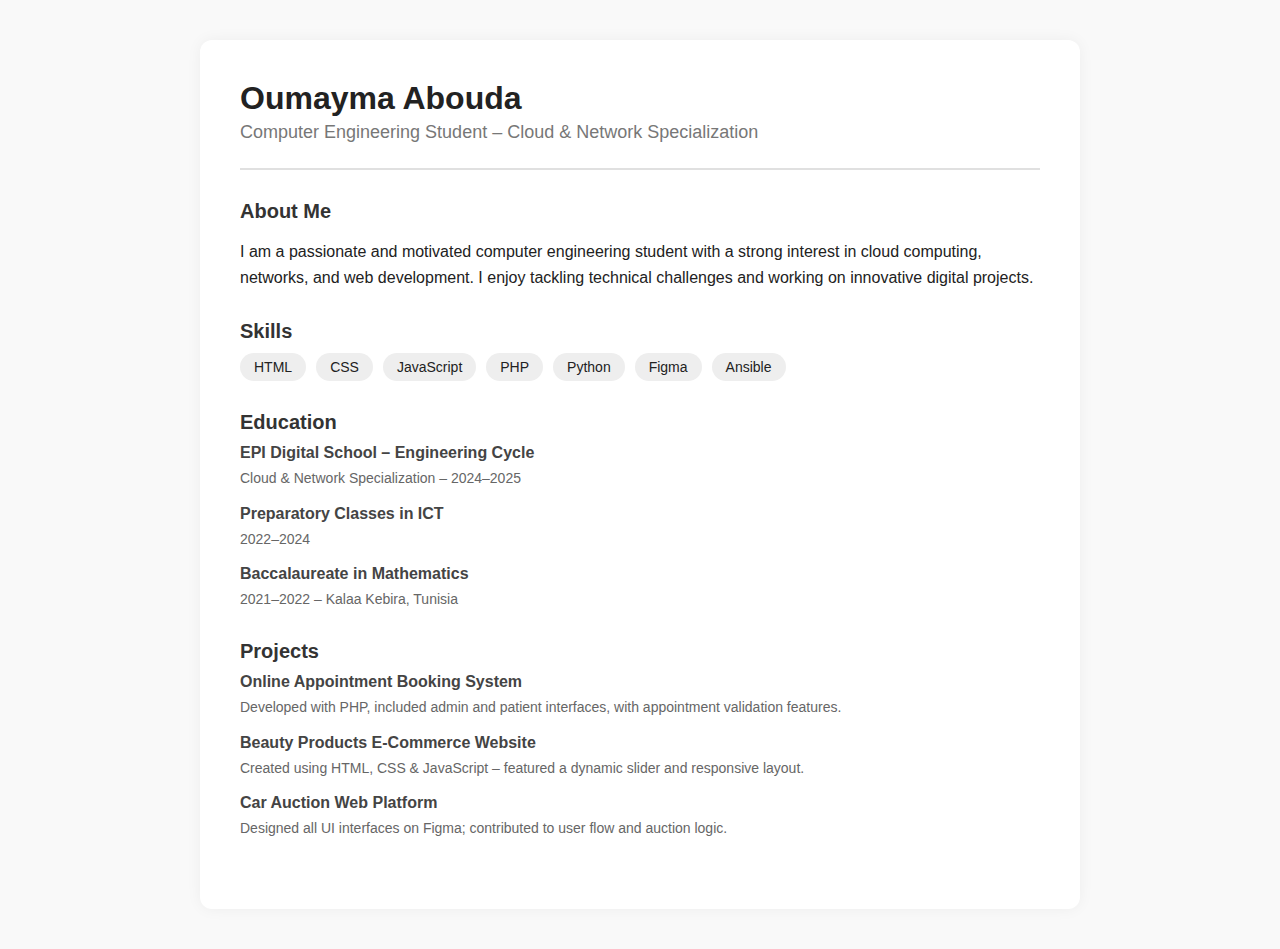
<file: oumayma.html>
<!DOCTYPE html>
<html lang="en">
<head>
  <meta charset="UTF-8" />
  <meta name="viewport" content="width=device-width, initial-scale=1" />
  <title>Oumayma's CV</title>
  <style>
    body {
      font-family: 'Helvetica Neue', sans-serif;
      margin: 0;
      background-color: #f9f9f9;
      color: #222;
    }

    .cv-container {
      max-width: 800px;
      margin: 40px auto;
      background-color: #fff;
      padding: 40px;
      border-radius: 12px;
      box-shadow: 0 0 15px rgba(0, 0, 0, 0.05);
    }

    .cv-header {
      border-bottom: 2px solid #e0e0e0;
      padding-bottom: 10px;
      margin-bottom: 30px;
    }

    .cv-header h1 {
      margin: 0;
      font-size: 32px;
    }

    .cv-header h2 {
      font-size: 18px;
      color: #777;
      font-weight: normal;
      margin-top: 5px;
    }

    section {
      margin-bottom: 30px;
    }

    h3 {
      font-size: 20px;
      color: #333;
      margin-bottom: 10px;
    }

    p {
      line-height: 1.6;
    }

    .skills-list {
      display: flex;
      flex-wrap: wrap;
      gap: 10px;
      margin-top: 10px;
    }

    .skills-list span {
      background-color: #eee;
      padding: 6px 14px;
      border-radius: 20px;
      font-size: 14px;
    }

    .edu-entry, .project-entry {
      margin-bottom: 15px;
    }

    .edu-entry h4, .project-entry h4 {
      margin: 0;
      font-size: 16px;
      color: #444;
    }

    .edu-entry p, .project-entry p {
      margin: 5px 0 0 0;
      font-size: 14px;
      color: #666;
    }

    @media (max-width: 600px) {
      .cv-container {
        padding: 20px;
        margin: 20px;
      }
      .cv-header h1 {
        font-size: 26px;
      }
    }
  </style>
</head>
<body>
  <div class="cv-container">
    <div class="cv-header">
      <h1>Oumayma Abouda</h1>
      <h2>Computer Engineering Student – Cloud & Network Specialization</h2>
    </div>

    <section>
      <h3>About Me</h3>
      <p>
        I am a passionate and motivated computer engineering student with a strong interest in cloud computing, networks, and web development.
        I enjoy tackling technical challenges and working on innovative digital projects.
      </p>
    </section>

    <section>
      <h3>Skills</h3>
      <div class="skills-list">
        <span>HTML</span>
        <span>CSS</span>
        <span>JavaScript</span>
        <span>PHP</span>
        <span>Python</span>
        <span>Figma</span>
        <span>Ansible</span>
      </div>
    </section>

    <section>
      <h3>Education</h3>
      <div class="edu-entry">
        <h4>EPI Digital School – Engineering Cycle</h4>
        <p>Cloud & Network Specialization – 2024–2025</p>
      </div>
      <div class="edu-entry">
        <h4>Preparatory Classes in ICT</h4>
        <p>2022–2024</p>
      </div>
      <div class="edu-entry">
        <h4>Baccalaureate in Mathematics</h4>
        <p>2021–2022 – Kalaa Kebira, Tunisia</p>
      </div>
    </section>

    <section>
      <h3>Projects</h3>
      <div class="project-entry">
        <h4>Online Appointment Booking System</h4>
        <p>Developed with PHP, included admin and patient interfaces, with appointment validation features.</p>
      </div>
      <div class="project-entry">
        <h4>Beauty Products E-Commerce Website</h4>
        <p>Created using HTML, CSS & JavaScript – featured a dynamic slider and responsive layout.</p>
      </div>
      <div class="project-entry">
        <h4>Car Auction Web Platform </h4>
        <p>Designed all UI interfaces on Figma; contributed to user flow and auction logic.</p>
      </div>
    </section>
  </div>
</body>
</html>
</file>
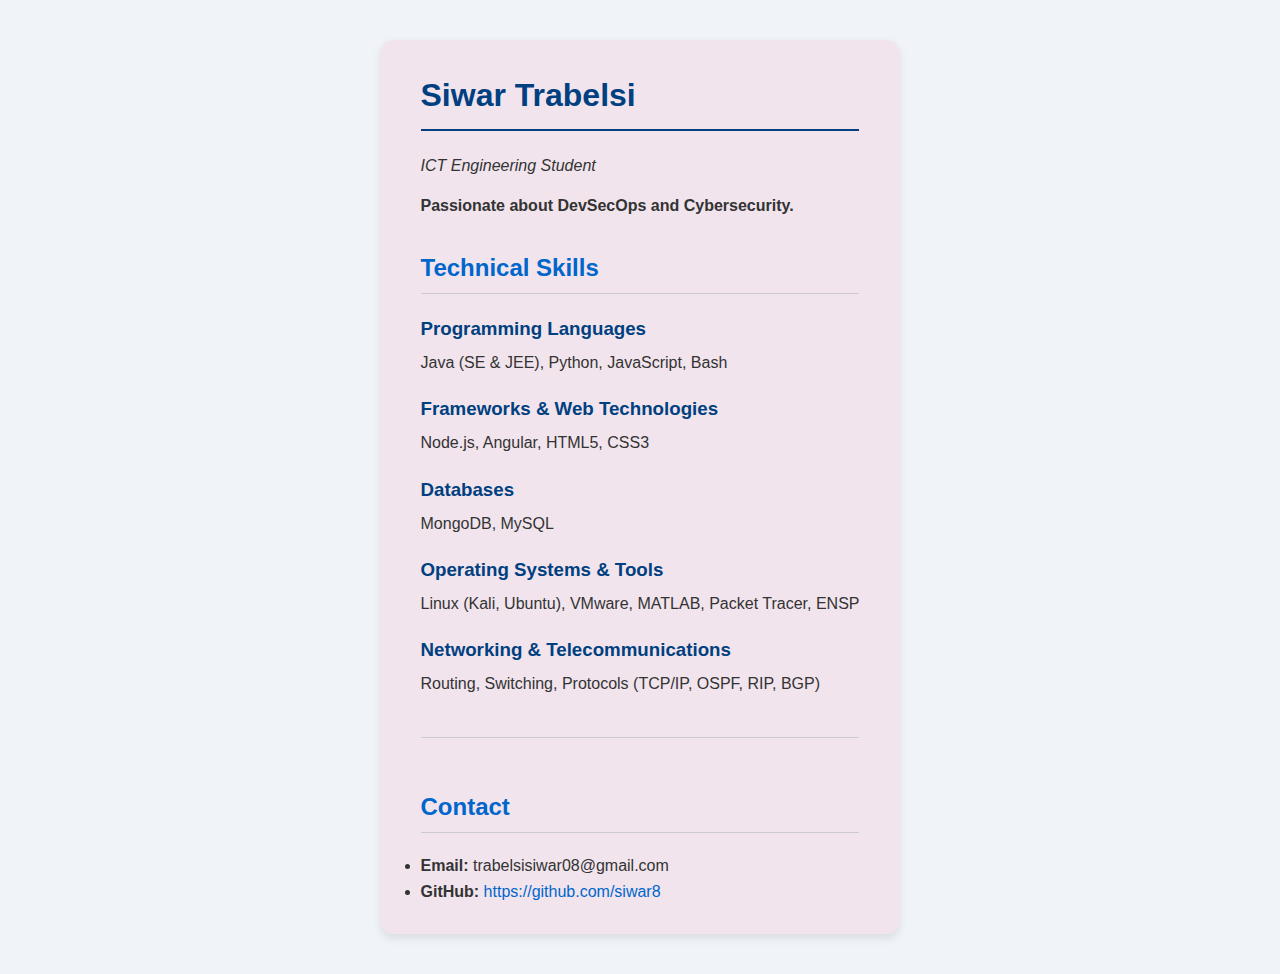
<file: siwar.html>
<!DOCTYPE html>
<html lang="en">
<head>
  <meta charset="UTF-8" />
  <meta name="viewport" content="width=device-width, initial-scale=1" />
  <title>Siwar Trabelsi - Profile</title>
  <style>
    body {
      font-family: Arial, sans-serif;
      background-color: #f0f4f8;
      margin: 0;
      padding: 40px 0;
      display: flex;
      justify-content: center;
    }
    .profile-card {
      background-color: #f1e4ed;
      box-shadow: 0 4px 10px rgba(0,0,0,0.1);
      border-radius: 12px;
      max-width: 700px;
      padding: 30px 40px;
      color: #333;
      line-height: 1.6;
    }
    h1 {
      color: #004080;
      border-bottom: 2px solid #004080;
      padding-bottom: 8px;
      margin-top: 0;
    }
    h2 {
      color: #0066cc;
      margin-top: 30px;
      border-bottom: 1px solid #ccc;
      padding-bottom: 6px;
    }
    h3 {
      margin-bottom: 6px;
      color: #004080;
    }
    p, ul {
      margin-top: 0;
      margin-bottom: 15px;
    }
    ul {
      list-style-type: disc;
      margin-left: 20px;
    }
    .contact {
      margin-top: 40px;
      padding-top: 20px;
      border-top: 1px solid #ccc;
    }
    .contact a {
      color: #0066cc;
      text-decoration: none;
    }
    .contact a:hover {
      text-decoration: underline;
    }
  </style>
</head>
<body>

  <div class="profile-card">
    <h1>Siwar Trabelsi</h1>
    <p><em>ICT Engineering Student</em></p>
    <p><strong>Passionate about DevSecOps and Cybersecurity.</strong></p>

    <div class="section">
      <h2>Technical Skills</h2>

      <h3>Programming Languages</h3>
      <p>Java (SE & JEE), Python, JavaScript, Bash</p>

      <h3>Frameworks & Web Technologies</h3>
      <p>Node.js, Angular, HTML5, CSS3</p>

      <h3>Databases</h3>
      <p>MongoDB, MySQL</p>

      <h3>Operating Systems & Tools</h3>
      <p>Linux (Kali, Ubuntu), VMware, MATLAB, Packet Tracer, ENSP</p>

      <h3>Networking & Telecommunications</h3>
      <p>Routing, Switching, Protocols (TCP/IP, OSPF, RIP, BGP)</p>
    </div>

    <div class="contact">
      <h2>Contact</h2>
      <li><strong>Email:</strong> trabelsisiwar08@gmail.com</li>
          <li><strong>GitHub:</strong> 
            <a href="https://github.com/siwar8" 
               class="text-blue-500 dark:text-blue-400 hover:underline">
               https://github.com/siwar8
            </a>
          </li>

    </div>
  </div>

</body>
</html>
</file>
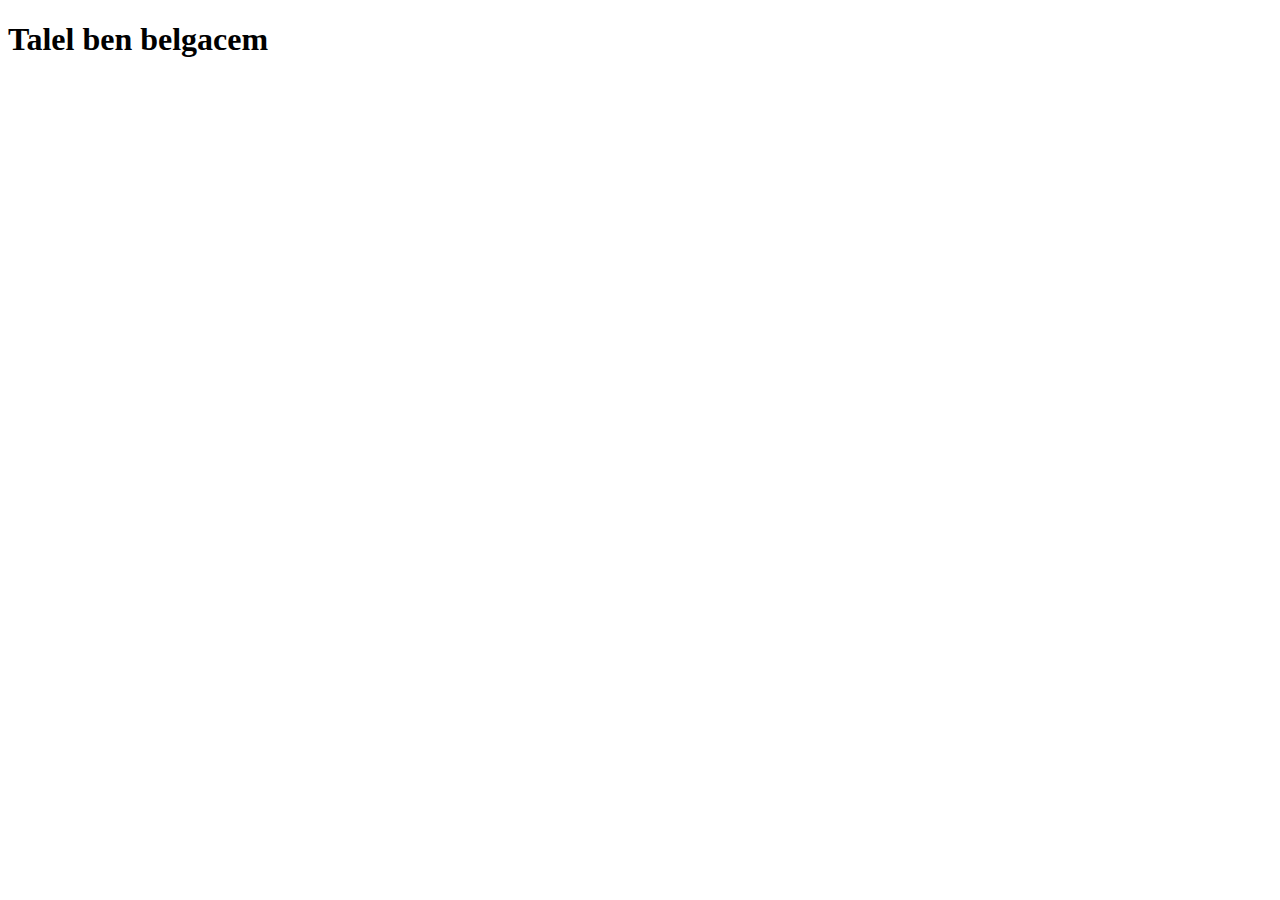
<file: talel.html>
<!DOCTYPE html>
<html lang="en">
<head>
    <meta charset="UTF-8">
    <meta name="viewport" content="width=device-width, initial-scale=1.0">
    <title>Document</title>
</head>
<body>
    <h1>Talel ben belgacem</h1>
</body>
</html>
</file>
